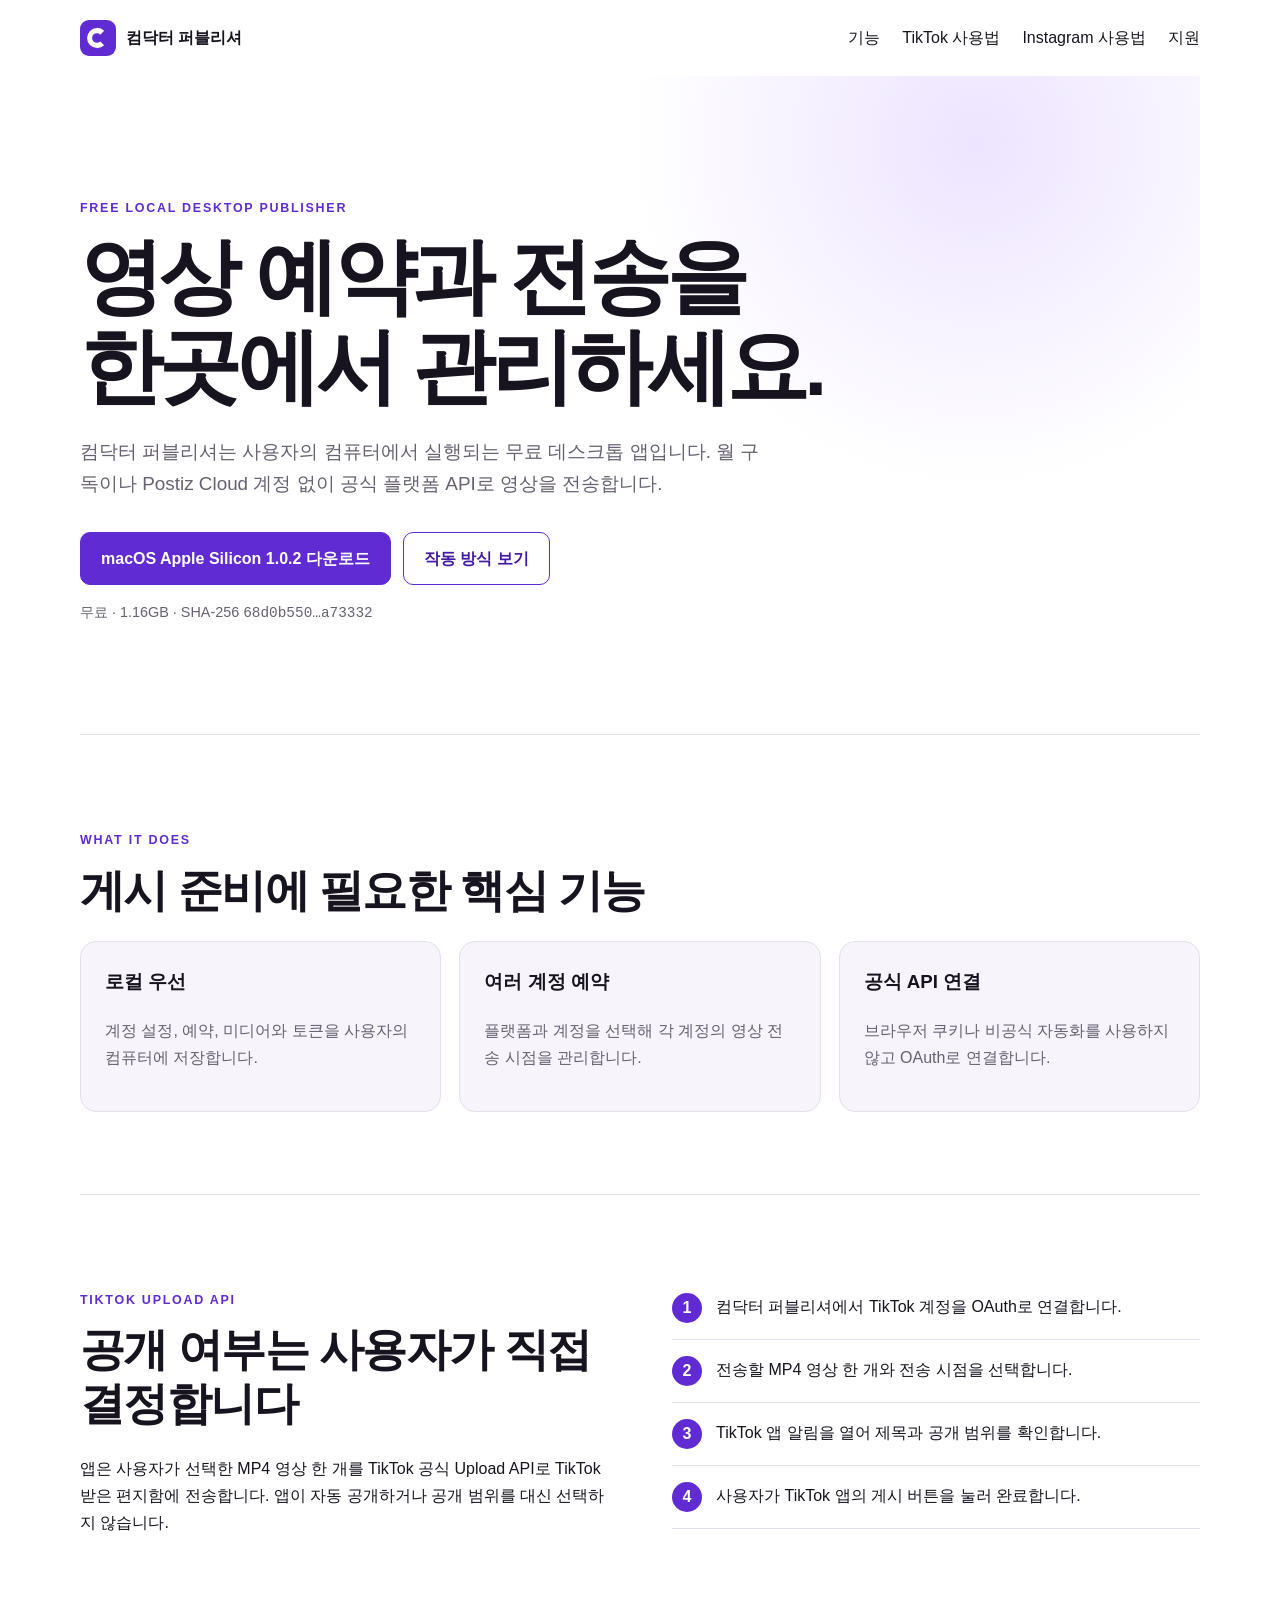
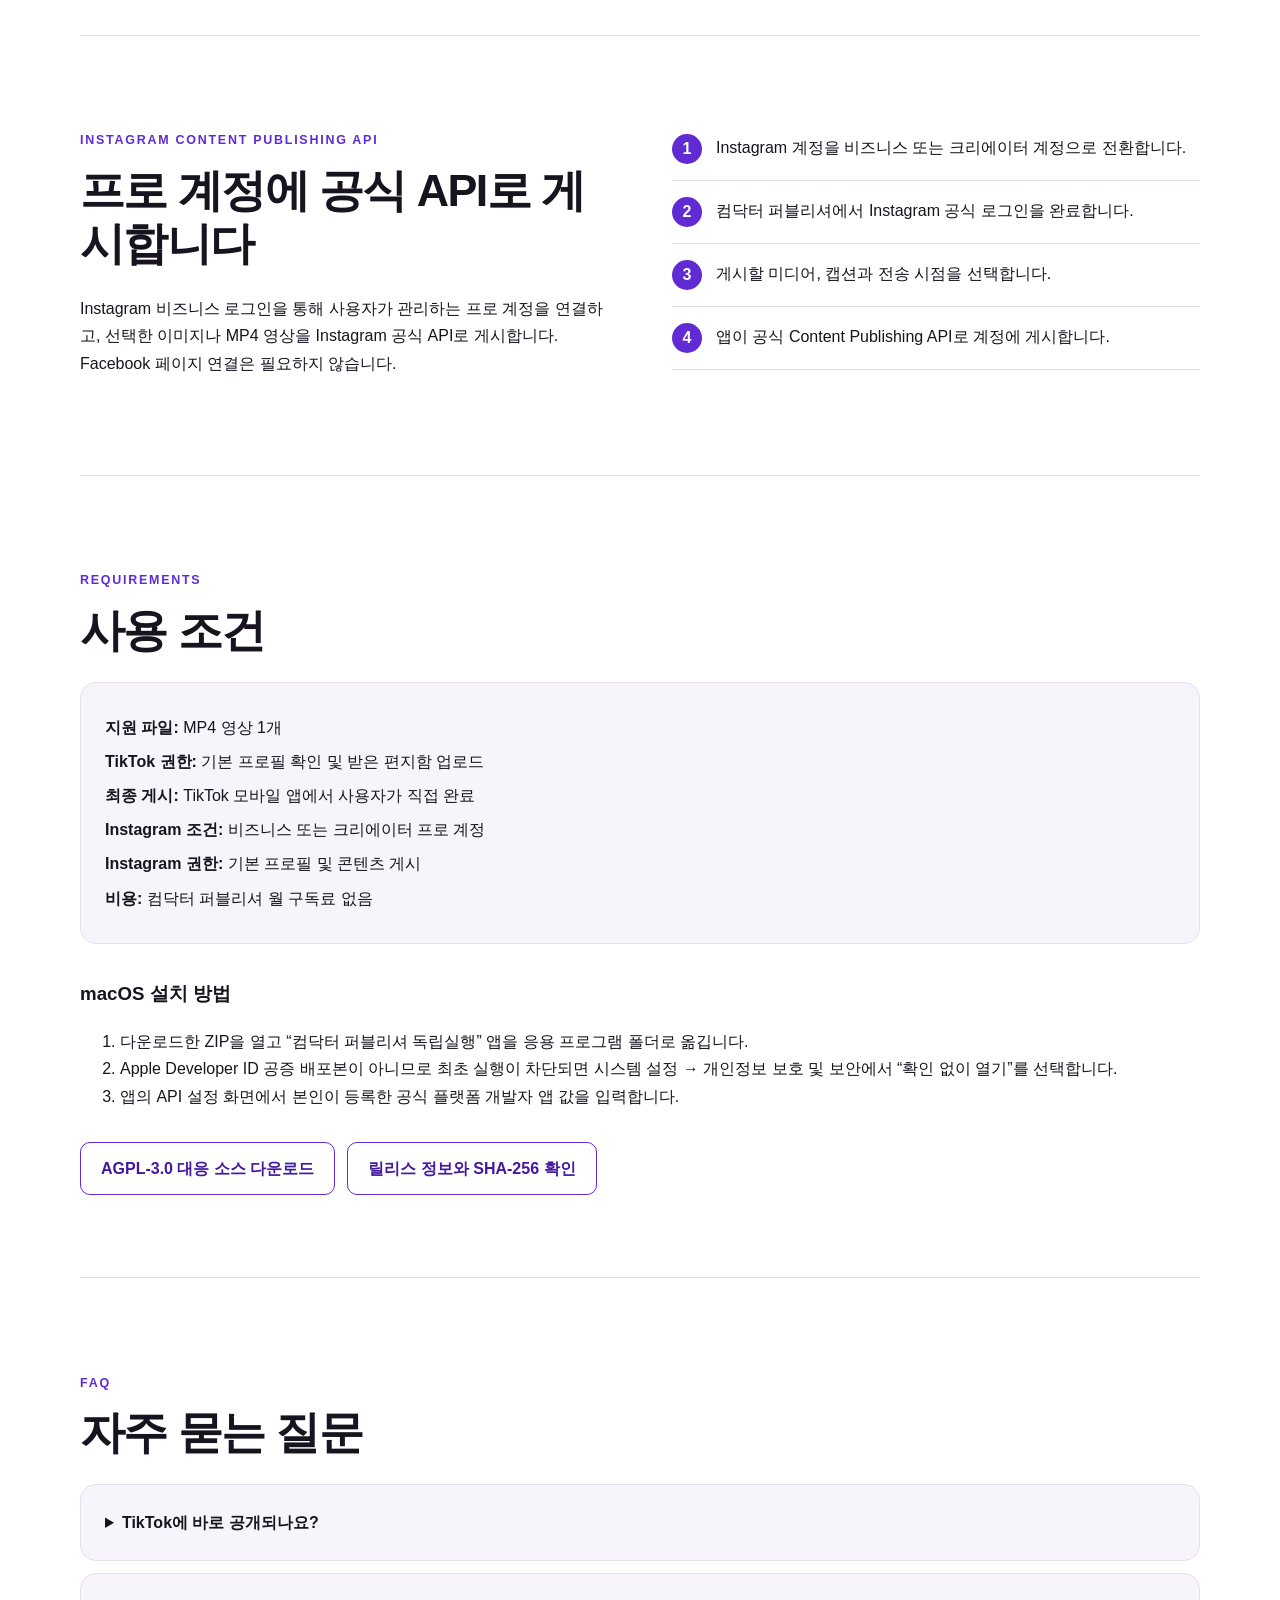
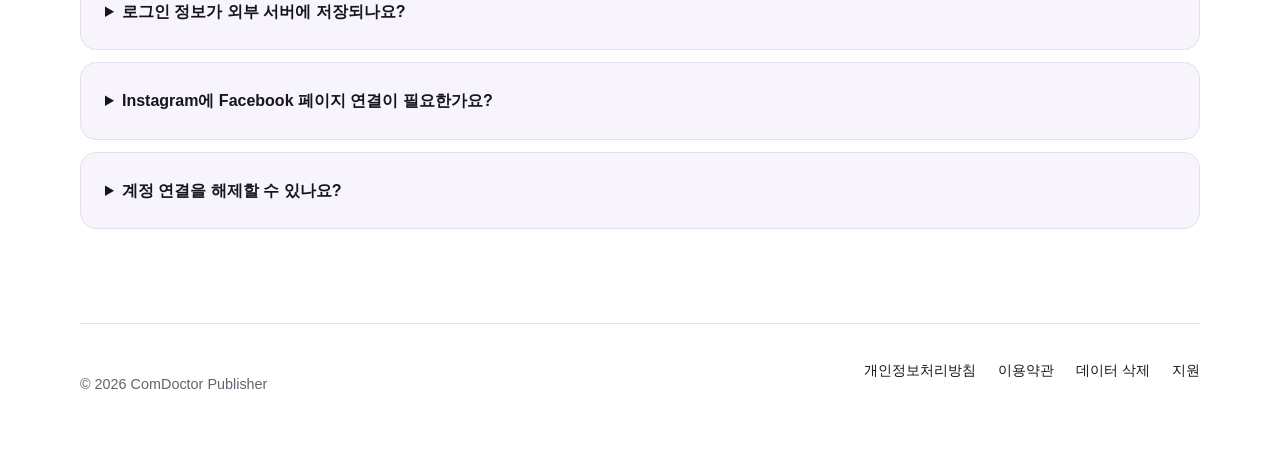
<file: index.html>
<!doctype html>
<html lang="ko">
  <head>
    <meta charset="utf-8" />
    <meta name="viewport" content="width=device-width, initial-scale=1" />
    <meta
      name="description"
      content="컴닥터 퍼블리셔는 소셜 미디어 영상을 예약하고 공식 API로 전송하는 무료 로컬 데스크톱 앱입니다."
    />
    <title>컴닥터 퍼블리셔 | ComDoctor Publisher</title>
    <link rel="icon" href="favicon.svg" />
    <link rel="stylesheet" href="styles.css" />
  </head>
  <body>
    <header class="site-header">
      <a class="brand" href="index.html" aria-label="컴닥터 퍼블리셔 홈">
        <img src="favicon.svg" alt="" width="36" height="36" />
        <span>컴닥터 퍼블리셔</span>
      </a>
      <nav aria-label="주요 메뉴">
        <a href="#features">기능</a>
        <a href="#tiktok">TikTok 사용법</a>
        <a href="#instagram">Instagram 사용법</a>
        <a href="support.html">지원</a>
      </nav>
    </header>

    <main>
      <section class="hero">
        <p class="eyebrow">FREE LOCAL DESKTOP PUBLISHER</p>
        <h1>영상 예약과 전송을<br />한곳에서 관리하세요.</h1>
        <p class="lead">
          컴닥터 퍼블리셔는 사용자의 컴퓨터에서 실행되는 무료 데스크톱
          앱입니다. 월 구독이나 Postiz Cloud 계정 없이 공식 플랫폼 API로
          영상을 전송합니다.
        </p>
        <div class="actions">
          <a
            class="button"
            href="https://github.com/comdoctor46628223-ui/comdoctor-publisher-site/releases/download/v1.0.2/ComDoctor-Publisher-macOS-Apple-Silicon-v1.0.2.zip"
          >macOS Apple Silicon 1.0.2 다운로드</a>
          <a class="button secondary" href="#how-it-works">작동 방식 보기</a>
        </div>
        <p class="download-meta">무료 · 1.16GB · SHA-256 <code>68d0b550…a73332</code></p>
      </section>

      <section id="features" aria-labelledby="features-title">
        <p class="eyebrow">WHAT IT DOES</p>
        <h2 id="features-title">게시 준비에 필요한 핵심 기능</h2>
        <div class="grid">
          <article class="card">
            <h3>로컬 우선</h3>
            <p>계정 설정, 예약, 미디어와 토큰을 사용자의 컴퓨터에 저장합니다.</p>
          </article>
          <article class="card">
            <h3>여러 계정 예약</h3>
            <p>플랫폼과 계정을 선택해 각 계정의 영상 전송 시점을 관리합니다.</p>
          </article>
          <article class="card">
            <h3>공식 API 연결</h3>
            <p>브라우저 쿠키나 비공식 자동화를 사용하지 않고 OAuth로 연결합니다.</p>
          </article>
        </div>
      </section>

      <section id="tiktok" class="split" aria-labelledby="tiktok-title">
        <div>
          <p class="eyebrow">TIKTOK UPLOAD API</p>
          <h2 id="tiktok-title">공개 여부는 사용자가 직접 결정합니다</h2>
          <p>
            앱은 사용자가 선택한 MP4 영상 한 개를 TikTok 공식 Upload API로
            TikTok 받은 편지함에 전송합니다. 앱이 자동 공개하거나 공개 범위를
            대신 선택하지 않습니다.
          </p>
        </div>
        <ol class="steps">
          <li><span>1</span>컴닥터 퍼블리셔에서 TikTok 계정을 OAuth로 연결합니다.</li>
          <li><span>2</span>전송할 MP4 영상 한 개와 전송 시점을 선택합니다.</li>
          <li><span>3</span>TikTok 앱 알림을 열어 제목과 공개 범위를 확인합니다.</li>
          <li><span>4</span>사용자가 TikTok 앱의 게시 버튼을 눌러 완료합니다.</li>
        </ol>
      </section>

      <section id="instagram" class="split" aria-labelledby="instagram-title">
        <div>
          <p class="eyebrow">INSTAGRAM CONTENT PUBLISHING API</p>
          <h2 id="instagram-title">프로 계정에 공식 API로 게시합니다</h2>
          <p>
            Instagram 비즈니스 로그인을 통해 사용자가 관리하는 프로 계정을
            연결하고, 선택한 이미지나 MP4 영상을 Instagram 공식 API로
            게시합니다. Facebook 페이지 연결은 필요하지 않습니다.
          </p>
        </div>
        <ol class="steps">
          <li><span>1</span>Instagram 계정을 비즈니스 또는 크리에이터 계정으로 전환합니다.</li>
          <li><span>2</span>컴닥터 퍼블리셔에서 Instagram 공식 로그인을 완료합니다.</li>
          <li><span>3</span>게시할 미디어, 캡션과 전송 시점을 선택합니다.</li>
          <li><span>4</span>앱이 공식 Content Publishing API로 계정에 게시합니다.</li>
        </ol>
      </section>

      <section id="how-it-works" aria-labelledby="requirements-title">
        <p class="eyebrow">REQUIREMENTS</p>
        <h2 id="requirements-title">사용 조건</h2>
        <div class="notice">
          <p><strong>지원 파일:</strong> MP4 영상 1개</p>
          <p><strong>TikTok 권한:</strong> 기본 프로필 확인 및 받은 편지함 업로드</p>
          <p><strong>최종 게시:</strong> TikTok 모바일 앱에서 사용자가 직접 완료</p>
          <p><strong>Instagram 조건:</strong> 비즈니스 또는 크리에이터 프로 계정</p>
          <p><strong>Instagram 권한:</strong> 기본 프로필 및 콘텐츠 게시</p>
          <p><strong>비용:</strong> 컴닥터 퍼블리셔 월 구독료 없음</p>
        </div>
        <h3 class="install-title">macOS 설치 방법</h3>
        <ol>
          <li>다운로드한 ZIP을 열고 “컴닥터 퍼블리셔 독립실행” 앱을 응용 프로그램 폴더로 옮깁니다.</li>
          <li>Apple Developer ID 공증 배포본이 아니므로 최초 실행이 차단되면 시스템 설정 → 개인정보 보호 및 보안에서 “확인 없이 열기”를 선택합니다.</li>
          <li>앱의 API 설정 화면에서 본인이 등록한 공식 플랫폼 개발자 앱 값을 입력합니다.</li>
        </ol>
        <div class="actions">
          <a class="button secondary" href="https://github.com/comdoctor46628223-ui/comdoctor-publisher-site/releases/download/v1.0.2/ComDoctor-Publisher-Source-v1.0.2.zip">AGPL-3.0 대응 소스 다운로드</a>
          <a class="button secondary" href="https://github.com/comdoctor46628223-ui/comdoctor-publisher-site/releases/tag/v1.0.2">릴리스 정보와 SHA-256 확인</a>
        </div>
      </section>

      <section class="faq" aria-labelledby="faq-title">
        <p class="eyebrow">FAQ</p>
        <h2 id="faq-title">자주 묻는 질문</h2>
        <details>
          <summary>TikTok에 바로 공개되나요?</summary>
          <p>아니요. 영상은 TikTok 받은 편지함으로 전송되며 사용자가 TikTok 앱에서 공개 범위를 선택하고 게시해야 합니다.</p>
        </details>
        <details>
          <summary>로그인 정보가 외부 서버에 저장되나요?</summary>
          <p>앱 운영자가 별도 클라우드 계정 서버를 제공하지 않습니다. 앱 설정과 OAuth 토큰은 사용자의 로컬 앱 데이터 폴더에 저장됩니다.</p>
        </details>
        <details>
          <summary>Instagram에 Facebook 페이지 연결이 필요한가요?</summary>
          <p>아니요. 컴닥터 퍼블리셔는 Instagram 비즈니스 로그인 방식을 사용하므로 프로 Instagram 계정으로 직접 연결합니다.</p>
        </details>
        <details>
          <summary>계정 연결을 해제할 수 있나요?</summary>
          <p>앱에서 연결을 삭제하고 TikTok 또는 Instagram 계정 설정에서 앱 권한을 철회할 수 있습니다. 자세한 내용은 데이터 삭제 안내를 확인하세요.</p>
        </details>
      </section>
    </main>

    <footer>
      <p>© 2026 ComDoctor Publisher</p>
      <nav aria-label="정책 메뉴">
        <a href="privacy.html">개인정보처리방침</a>
        <a href="terms.html">이용약관</a>
        <a href="data-deletion.html">데이터 삭제</a>
        <a href="support.html">지원</a>
      </nav>
    </footer>
  </body>
</html>
</file>
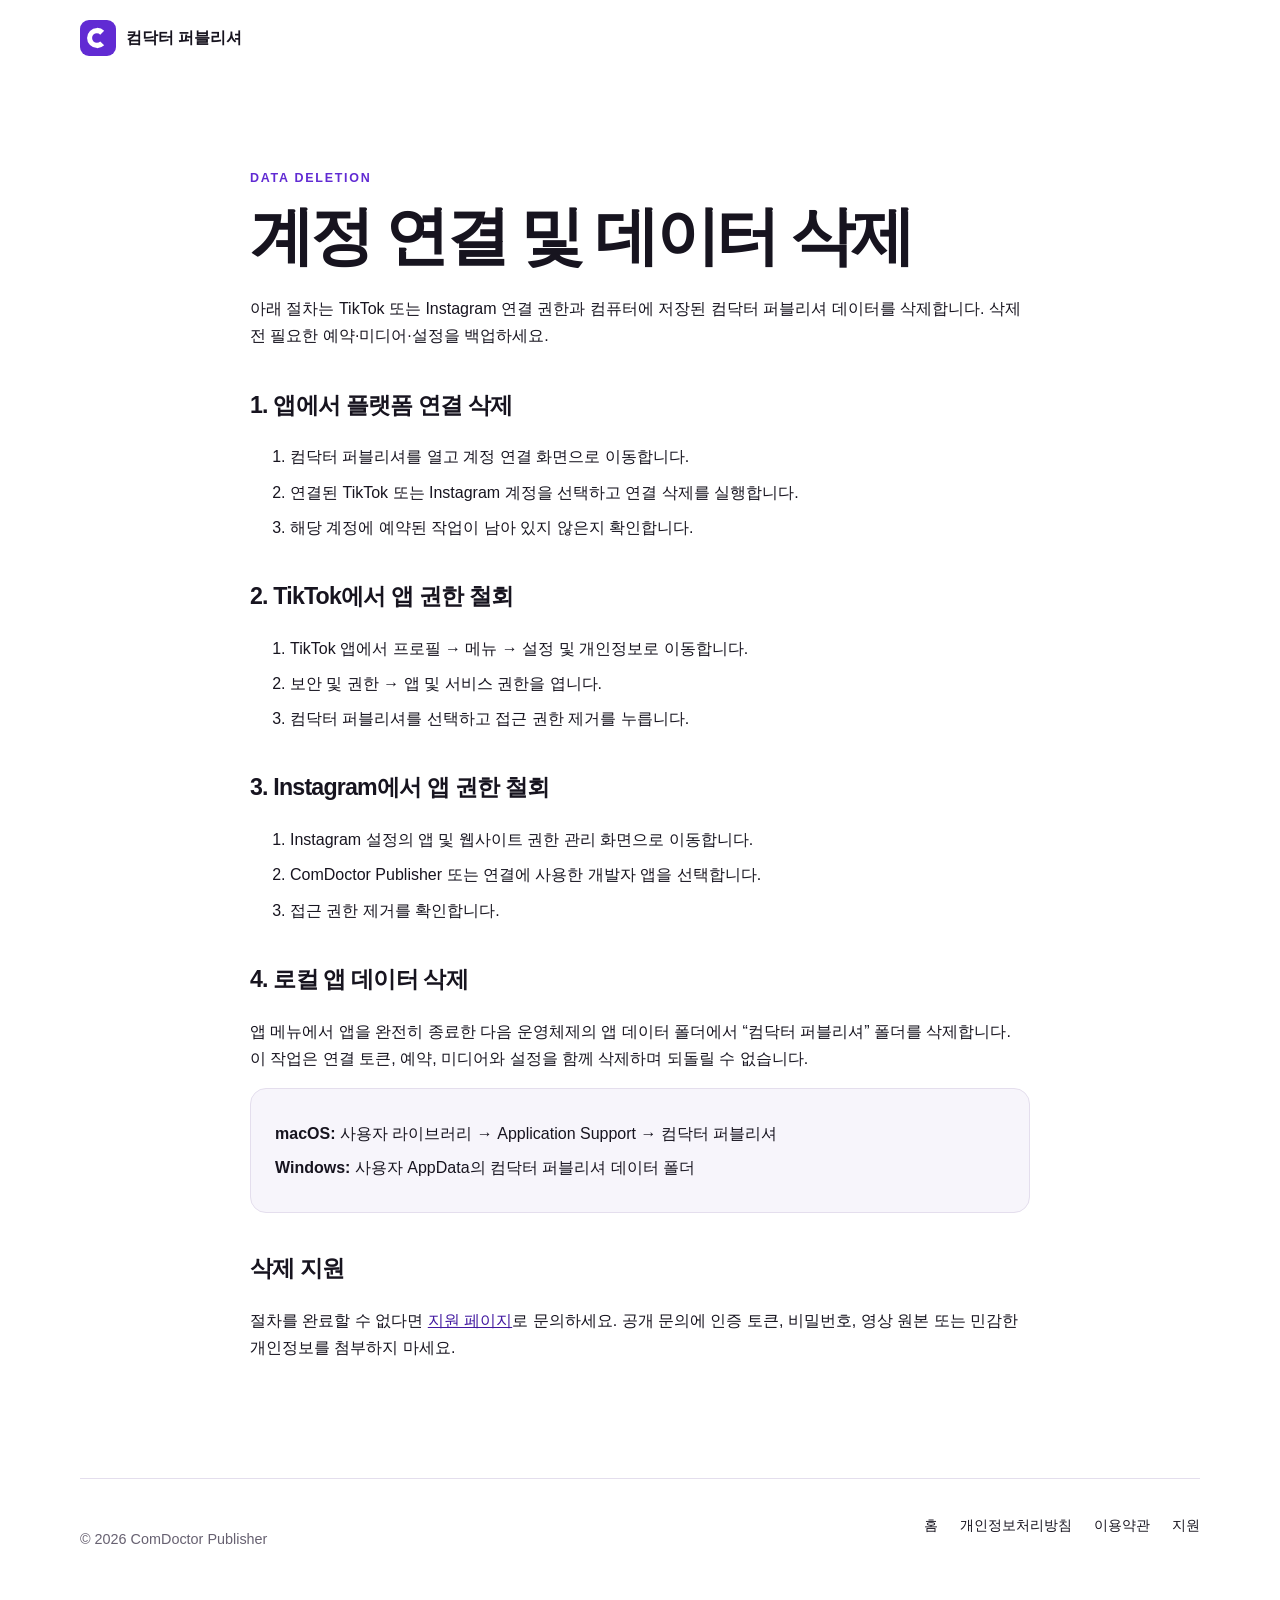
<file: data-deletion.html>
<!doctype html>
<html lang="ko">
  <head>
    <meta charset="utf-8" />
    <meta name="viewport" content="width=device-width, initial-scale=1" />
    <title>데이터 삭제 | 컴닥터 퍼블리셔</title>
    <link rel="icon" href="favicon.svg" />
    <link rel="stylesheet" href="styles.css" />
  </head>
  <body>
    <header class="site-header"><a class="brand" href="index.html"><img src="favicon.svg" alt="" width="36" height="36" /><span>컴닥터 퍼블리셔</span></a></header>
    <main class="document">
      <p class="eyebrow">DATA DELETION</p>
      <h1>계정 연결 및 데이터 삭제</h1>
      <p>아래 절차는 TikTok 또는 Instagram 연결 권한과 컴퓨터에 저장된 컴닥터 퍼블리셔 데이터를 삭제합니다. 삭제 전 필요한 예약·미디어·설정을 백업하세요.</p>

      <h2>1. 앱에서 플랫폼 연결 삭제</h2>
      <ol>
        <li>컴닥터 퍼블리셔를 열고 계정 연결 화면으로 이동합니다.</li>
        <li>연결된 TikTok 또는 Instagram 계정을 선택하고 연결 삭제를 실행합니다.</li>
        <li>해당 계정에 예약된 작업이 남아 있지 않은지 확인합니다.</li>
      </ol>

      <h2>2. TikTok에서 앱 권한 철회</h2>
      <ol>
        <li>TikTok 앱에서 프로필 → 메뉴 → 설정 및 개인정보로 이동합니다.</li>
        <li>보안 및 권한 → 앱 및 서비스 권한을 엽니다.</li>
        <li>컴닥터 퍼블리셔를 선택하고 접근 권한 제거를 누릅니다.</li>
      </ol>

      <h2>3. Instagram에서 앱 권한 철회</h2>
      <ol>
        <li>Instagram 설정의 앱 및 웹사이트 권한 관리 화면으로 이동합니다.</li>
        <li>ComDoctor Publisher 또는 연결에 사용한 개발자 앱을 선택합니다.</li>
        <li>접근 권한 제거를 확인합니다.</li>
      </ol>

      <h2>4. 로컬 앱 데이터 삭제</h2>
      <p>앱 메뉴에서 앱을 완전히 종료한 다음 운영체제의 앱 데이터 폴더에서 “컴닥터 퍼블리셔” 폴더를 삭제합니다. 이 작업은 연결 토큰, 예약, 미디어와 설정을 함께 삭제하며 되돌릴 수 없습니다.</p>
      <div class="notice">
        <p><strong>macOS:</strong> 사용자 라이브러리 → Application Support → 컴닥터 퍼블리셔</p>
        <p><strong>Windows:</strong> 사용자 AppData의 컴닥터 퍼블리셔 데이터 폴더</p>
      </div>

      <h2>삭제 지원</h2>
      <p>절차를 완료할 수 없다면 <a href="support.html">지원 페이지</a>로 문의하세요. 공개 문의에 인증 토큰, 비밀번호, 영상 원본 또는 민감한 개인정보를 첨부하지 마세요.</p>
    </main>
    <footer><p>© 2026 ComDoctor Publisher</p><nav><a href="index.html">홈</a><a href="privacy.html">개인정보처리방침</a><a href="terms.html">이용약관</a><a href="support.html">지원</a></nav></footer>
  </body>
</html>
</file>
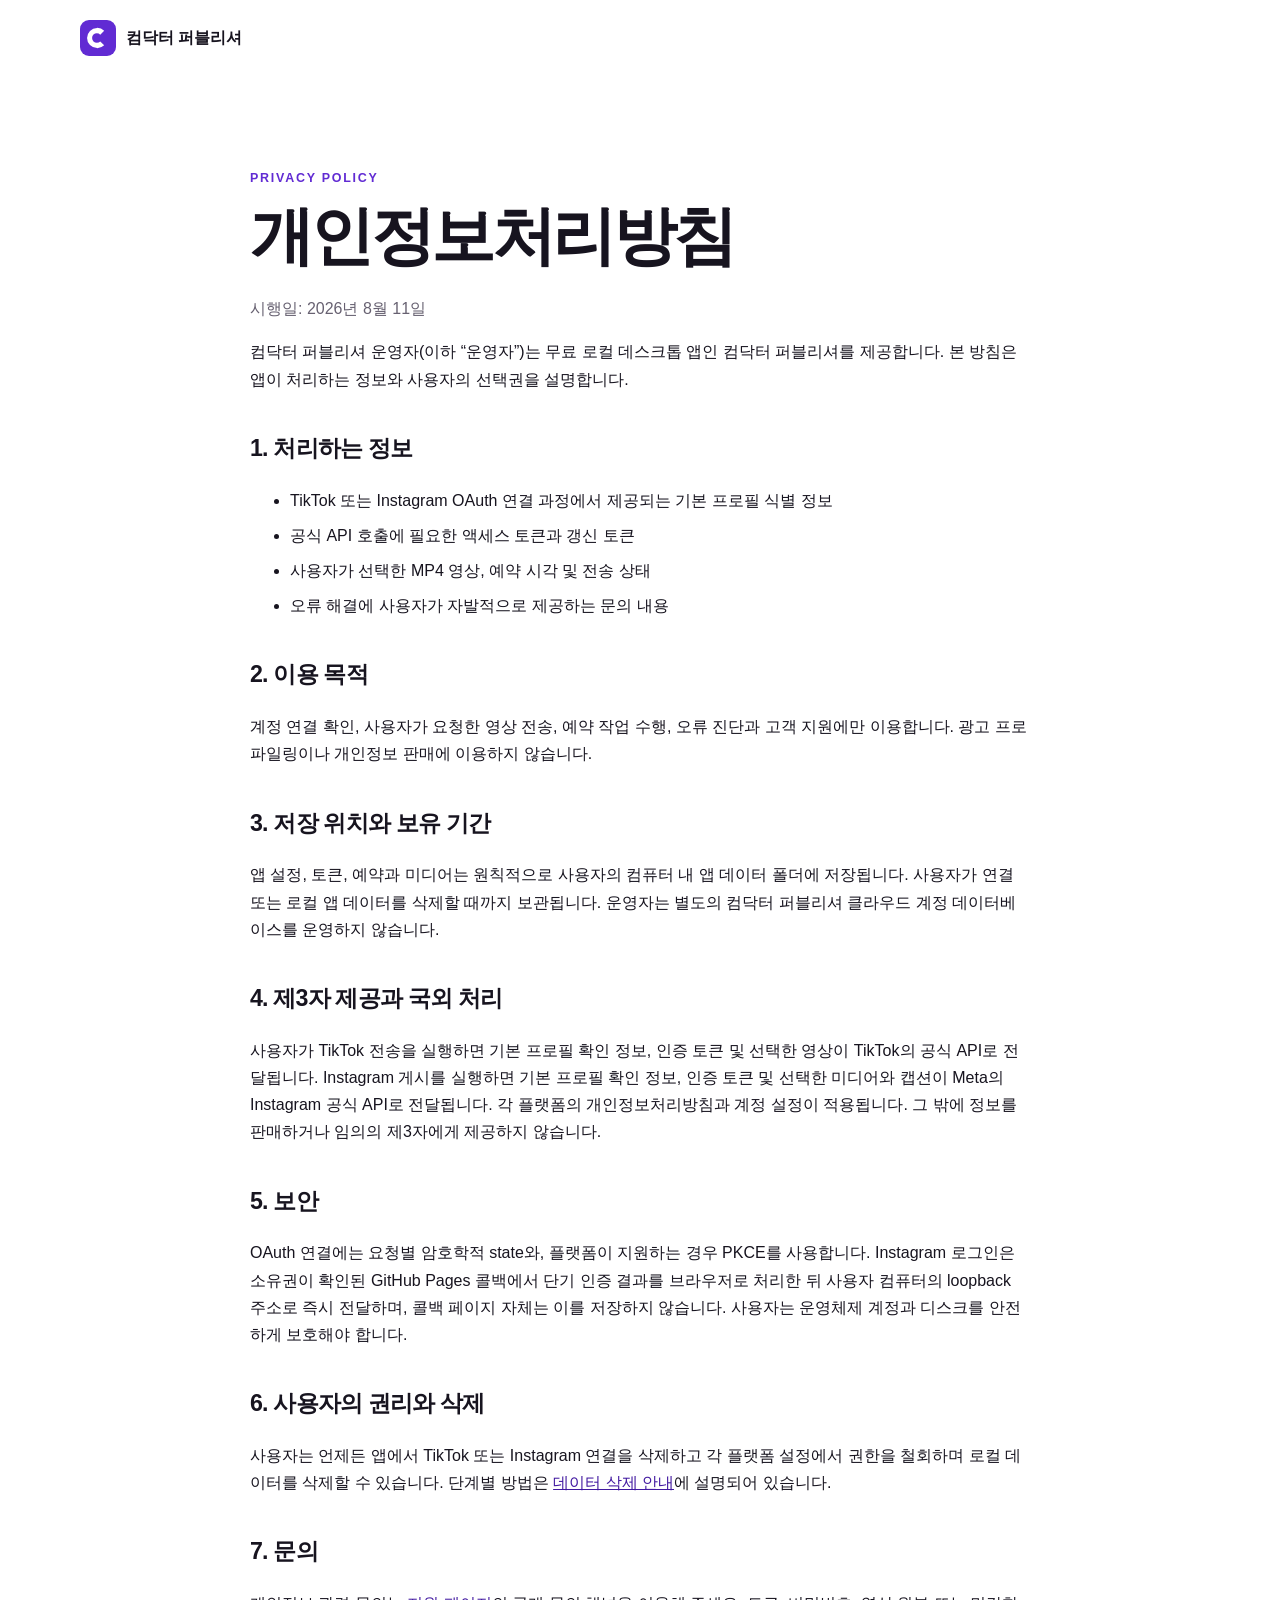
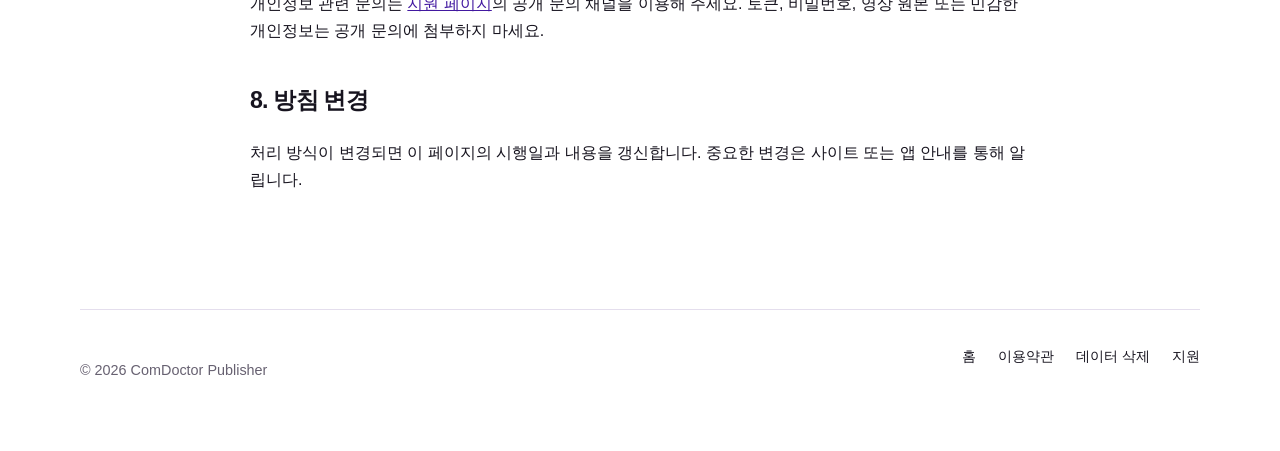
<file: privacy.html>
<!doctype html>
<html lang="ko">
  <head>
    <meta charset="utf-8" />
    <meta name="viewport" content="width=device-width, initial-scale=1" />
    <title>개인정보처리방침 | 컴닥터 퍼블리셔</title>
    <link rel="icon" href="favicon.svg" />
    <link rel="stylesheet" href="styles.css" />
  </head>
  <body>
    <header class="site-header"><a class="brand" href="index.html"><img src="favicon.svg" alt="" width="36" height="36" /><span>컴닥터 퍼블리셔</span></a></header>
    <main class="document">
      <p class="eyebrow">PRIVACY POLICY</p>
      <h1>개인정보처리방침</h1>
      <p class="updated">시행일: 2026년 8월 11일</p>
      <p>컴닥터 퍼블리셔 운영자(이하 “운영자”)는 무료 로컬 데스크톱 앱인 컴닥터 퍼블리셔를 제공합니다. 본 방침은 앱이 처리하는 정보와 사용자의 선택권을 설명합니다.</p>

      <h2>1. 처리하는 정보</h2>
      <ul>
        <li>TikTok 또는 Instagram OAuth 연결 과정에서 제공되는 기본 프로필 식별 정보</li>
        <li>공식 API 호출에 필요한 액세스 토큰과 갱신 토큰</li>
        <li>사용자가 선택한 MP4 영상, 예약 시각 및 전송 상태</li>
        <li>오류 해결에 사용자가 자발적으로 제공하는 문의 내용</li>
      </ul>

      <h2>2. 이용 목적</h2>
      <p>계정 연결 확인, 사용자가 요청한 영상 전송, 예약 작업 수행, 오류 진단과 고객 지원에만 이용합니다. 광고 프로파일링이나 개인정보 판매에 이용하지 않습니다.</p>

      <h2>3. 저장 위치와 보유 기간</h2>
      <p>앱 설정, 토큰, 예약과 미디어는 원칙적으로 사용자의 컴퓨터 내 앱 데이터 폴더에 저장됩니다. 사용자가 연결 또는 로컬 앱 데이터를 삭제할 때까지 보관됩니다. 운영자는 별도의 컴닥터 퍼블리셔 클라우드 계정 데이터베이스를 운영하지 않습니다.</p>

      <h2>4. 제3자 제공과 국외 처리</h2>
      <p>사용자가 TikTok 전송을 실행하면 기본 프로필 확인 정보, 인증 토큰 및 선택한 영상이 TikTok의 공식 API로 전달됩니다. Instagram 게시를 실행하면 기본 프로필 확인 정보, 인증 토큰 및 선택한 미디어와 캡션이 Meta의 Instagram 공식 API로 전달됩니다. 각 플랫폼의 개인정보처리방침과 계정 설정이 적용됩니다. 그 밖에 정보를 판매하거나 임의의 제3자에게 제공하지 않습니다.</p>

      <h2>5. 보안</h2>
      <p>OAuth 연결에는 요청별 암호학적 state와, 플랫폼이 지원하는 경우 PKCE를 사용합니다. Instagram 로그인은 소유권이 확인된 GitHub Pages 콜백에서 단기 인증 결과를 브라우저로 처리한 뒤 사용자 컴퓨터의 loopback 주소로 즉시 전달하며, 콜백 페이지 자체는 이를 저장하지 않습니다. 사용자는 운영체제 계정과 디스크를 안전하게 보호해야 합니다.</p>

      <h2>6. 사용자의 권리와 삭제</h2>
      <p>사용자는 언제든 앱에서 TikTok 또는 Instagram 연결을 삭제하고 각 플랫폼 설정에서 권한을 철회하며 로컬 데이터를 삭제할 수 있습니다. 단계별 방법은 <a href="data-deletion.html">데이터 삭제 안내</a>에 설명되어 있습니다.</p>

      <h2>7. 문의</h2>
      <p>개인정보 관련 문의는 <a href="support.html">지원 페이지</a>의 공개 문의 채널을 이용해 주세요. 토큰, 비밀번호, 영상 원본 또는 민감한 개인정보는 공개 문의에 첨부하지 마세요.</p>

      <h2>8. 방침 변경</h2>
      <p>처리 방식이 변경되면 이 페이지의 시행일과 내용을 갱신합니다. 중요한 변경은 사이트 또는 앱 안내를 통해 알립니다.</p>
    </main>
    <footer><p>© 2026 ComDoctor Publisher</p><nav><a href="index.html">홈</a><a href="terms.html">이용약관</a><a href="data-deletion.html">데이터 삭제</a><a href="support.html">지원</a></nav></footer>
  </body>
</html>
</file>
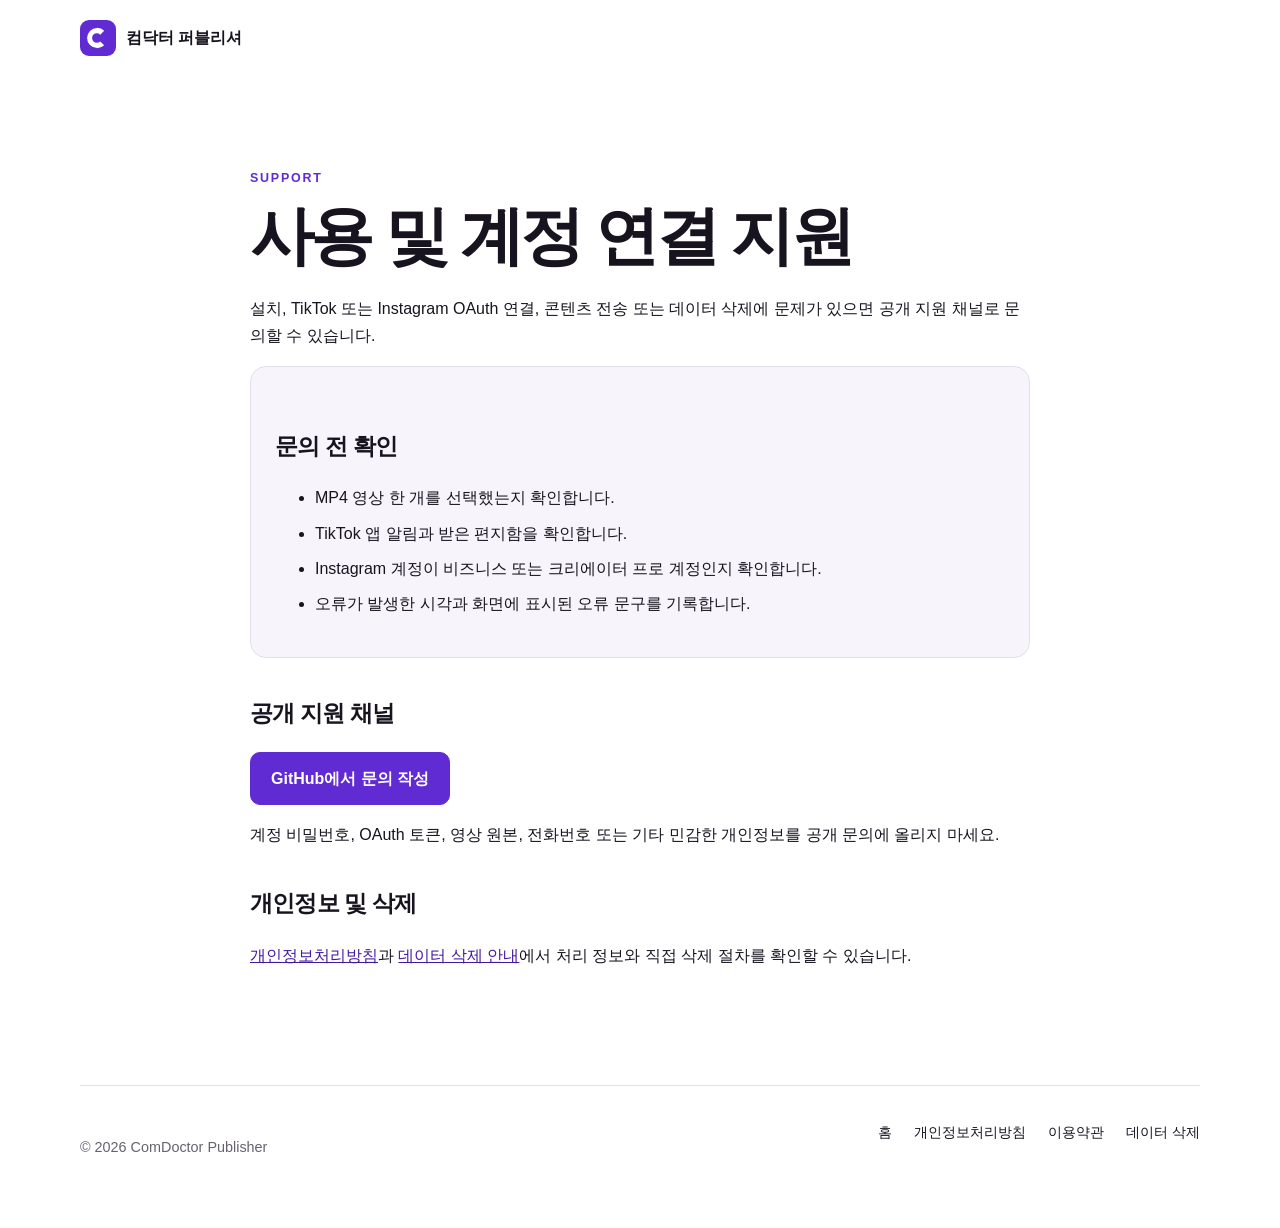
<file: support.html>
<!doctype html>
<html lang="ko">
  <head>
    <meta charset="utf-8" />
    <meta name="viewport" content="width=device-width, initial-scale=1" />
    <title>지원 | 컴닥터 퍼블리셔</title>
    <link rel="icon" href="favicon.svg" />
    <link rel="stylesheet" href="styles.css" />
  </head>
  <body>
    <header class="site-header"><a class="brand" href="index.html"><img src="favicon.svg" alt="" width="36" height="36" /><span>컴닥터 퍼블리셔</span></a></header>
    <main class="document">
      <p class="eyebrow">SUPPORT</p>
      <h1>사용 및 계정 연결 지원</h1>
      <p>설치, TikTok 또는 Instagram OAuth 연결, 콘텐츠 전송 또는 데이터 삭제에 문제가 있으면 공개 지원 채널로 문의할 수 있습니다.</p>

      <div class="notice">
        <h2>문의 전 확인</h2>
        <ul>
          <li>MP4 영상 한 개를 선택했는지 확인합니다.</li>
          <li>TikTok 앱 알림과 받은 편지함을 확인합니다.</li>
          <li>Instagram 계정이 비즈니스 또는 크리에이터 프로 계정인지 확인합니다.</li>
          <li>오류가 발생한 시각과 화면에 표시된 오류 문구를 기록합니다.</li>
        </ul>
      </div>

      <h2>공개 지원 채널</h2>
      <p><a class="button" href="https://github.com/comdoctor46628223-ui/comdoctor-publisher-site/issues/new">GitHub에서 문의 작성</a></p>
      <p>계정 비밀번호, OAuth 토큰, 영상 원본, 전화번호 또는 기타 민감한 개인정보를 공개 문의에 올리지 마세요.</p>

      <h2>개인정보 및 삭제</h2>
      <p><a href="privacy.html">개인정보처리방침</a>과 <a href="data-deletion.html">데이터 삭제 안내</a>에서 처리 정보와 직접 삭제 절차를 확인할 수 있습니다.</p>
    </main>
    <footer><p>© 2026 ComDoctor Publisher</p><nav><a href="index.html">홈</a><a href="privacy.html">개인정보처리방침</a><a href="terms.html">이용약관</a><a href="data-deletion.html">데이터 삭제</a></nav></footer>
  </body>
</html>
</file>
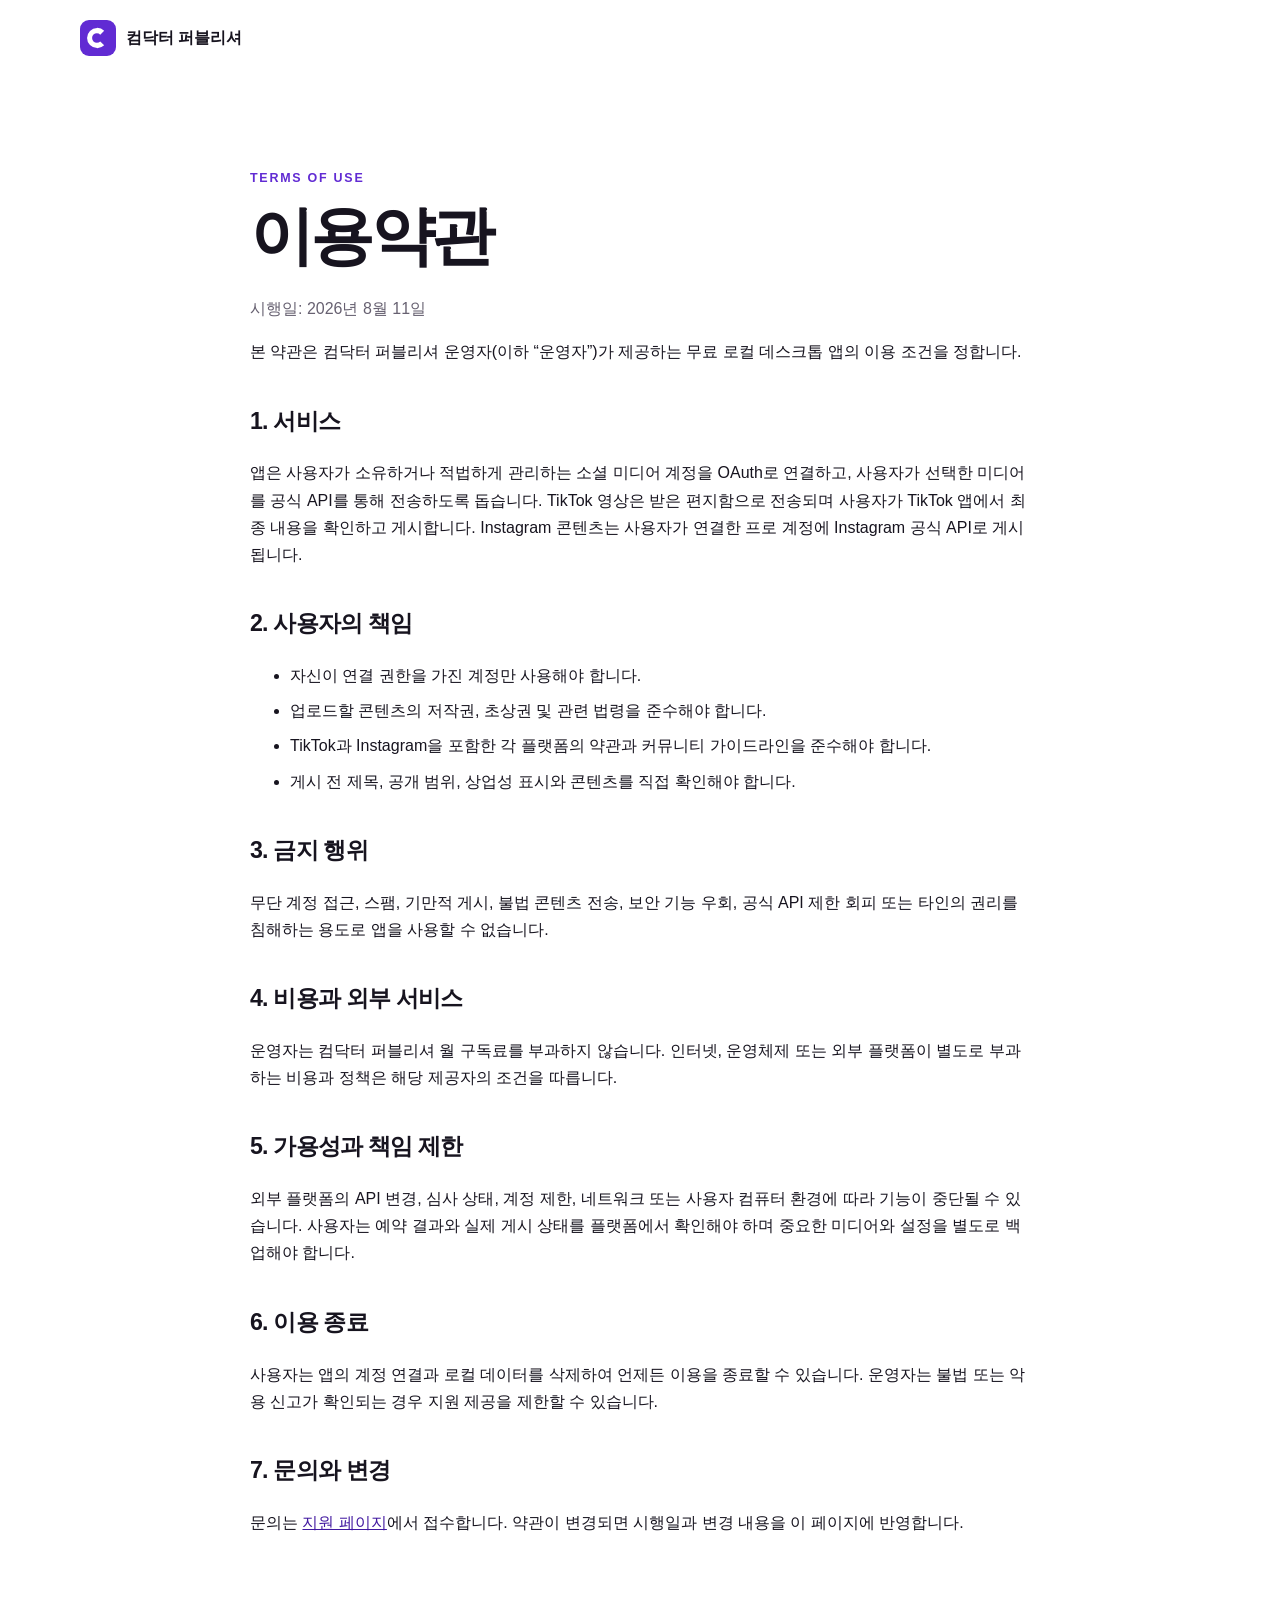
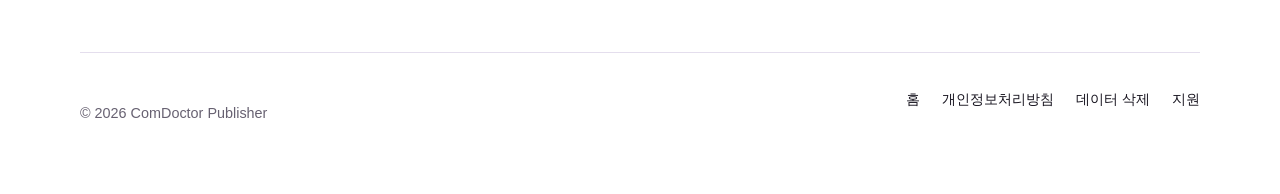
<file: terms.html>
<!doctype html>
<html lang="ko">
  <head>
    <meta charset="utf-8" />
    <meta name="viewport" content="width=device-width, initial-scale=1" />
    <title>이용약관 | 컴닥터 퍼블리셔</title>
    <link rel="icon" href="favicon.svg" />
    <link rel="stylesheet" href="styles.css" />
  </head>
  <body>
    <header class="site-header"><a class="brand" href="index.html"><img src="favicon.svg" alt="" width="36" height="36" /><span>컴닥터 퍼블리셔</span></a></header>
    <main class="document">
      <p class="eyebrow">TERMS OF USE</p>
      <h1>이용약관</h1>
      <p class="updated">시행일: 2026년 8월 11일</p>
      <p>본 약관은 컴닥터 퍼블리셔 운영자(이하 “운영자”)가 제공하는 무료 로컬 데스크톱 앱의 이용 조건을 정합니다.</p>

      <h2>1. 서비스</h2>
      <p>앱은 사용자가 소유하거나 적법하게 관리하는 소셜 미디어 계정을 OAuth로 연결하고, 사용자가 선택한 미디어를 공식 API를 통해 전송하도록 돕습니다. TikTok 영상은 받은 편지함으로 전송되며 사용자가 TikTok 앱에서 최종 내용을 확인하고 게시합니다. Instagram 콘텐츠는 사용자가 연결한 프로 계정에 Instagram 공식 API로 게시됩니다.</p>

      <h2>2. 사용자의 책임</h2>
      <ul>
        <li>자신이 연결 권한을 가진 계정만 사용해야 합니다.</li>
        <li>업로드할 콘텐츠의 저작권, 초상권 및 관련 법령을 준수해야 합니다.</li>
        <li>TikTok과 Instagram을 포함한 각 플랫폼의 약관과 커뮤니티 가이드라인을 준수해야 합니다.</li>
        <li>게시 전 제목, 공개 범위, 상업성 표시와 콘텐츠를 직접 확인해야 합니다.</li>
      </ul>

      <h2>3. 금지 행위</h2>
      <p>무단 계정 접근, 스팸, 기만적 게시, 불법 콘텐츠 전송, 보안 기능 우회, 공식 API 제한 회피 또는 타인의 권리를 침해하는 용도로 앱을 사용할 수 없습니다.</p>

      <h2>4. 비용과 외부 서비스</h2>
      <p>운영자는 컴닥터 퍼블리셔 월 구독료를 부과하지 않습니다. 인터넷, 운영체제 또는 외부 플랫폼이 별도로 부과하는 비용과 정책은 해당 제공자의 조건을 따릅니다.</p>

      <h2>5. 가용성과 책임 제한</h2>
      <p>외부 플랫폼의 API 변경, 심사 상태, 계정 제한, 네트워크 또는 사용자 컴퓨터 환경에 따라 기능이 중단될 수 있습니다. 사용자는 예약 결과와 실제 게시 상태를 플랫폼에서 확인해야 하며 중요한 미디어와 설정을 별도로 백업해야 합니다.</p>

      <h2>6. 이용 종료</h2>
      <p>사용자는 앱의 계정 연결과 로컬 데이터를 삭제하여 언제든 이용을 종료할 수 있습니다. 운영자는 불법 또는 악용 신고가 확인되는 경우 지원 제공을 제한할 수 있습니다.</p>

      <h2>7. 문의와 변경</h2>
      <p>문의는 <a href="support.html">지원 페이지</a>에서 접수합니다. 약관이 변경되면 시행일과 변경 내용을 이 페이지에 반영합니다.</p>
    </main>
    <footer><p>© 2026 ComDoctor Publisher</p><nav><a href="index.html">홈</a><a href="privacy.html">개인정보처리방침</a><a href="data-deletion.html">데이터 삭제</a><a href="support.html">지원</a></nav></footer>
  </body>
</html>
</file>
<file: styles.css>
:root {
  color-scheme: light;
  --ink: #17141f;
  --muted: #676171;
  --brand: #612bd3;
  --brand-dark: #4219a0;
  --surface: #f7f5fb;
  --line: #e4deed;
  --white: #fff;
}

* { box-sizing: border-box; }
html { scroll-behavior: smooth; }
body {
  margin: 0;
  color: var(--ink);
  background: var(--white);
  font-family: -apple-system, BlinkMacSystemFont, "Segoe UI", sans-serif;
  line-height: 1.7;
}
a { color: var(--brand-dark); }
.site-header, main, footer { width: min(1120px, calc(100% - 40px)); margin-inline: auto; }
.site-header {
  min-height: 76px;
  display: flex;
  align-items: center;
  justify-content: space-between;
  gap: 24px;
}
.site-header nav, footer nav { display: flex; flex-wrap: wrap; gap: 22px; }
.site-header nav a, footer nav a { color: var(--ink); text-decoration: none; }
.brand { display: flex; align-items: center; gap: 10px; color: var(--ink); font-weight: 800; text-decoration: none; }
.hero { padding: 110px 0 95px; background: radial-gradient(circle at 80% 10%, #ede4ff 0, transparent 32%); }
.eyebrow { color: var(--brand); font-size: .78rem; font-weight: 800; letter-spacing: .14em; }
h1 { margin: 10px 0 24px; font-size: clamp(2.5rem, 7vw, 5.2rem); line-height: 1.08; letter-spacing: -.055em; }
h2 { margin: 8px 0 24px; font-size: clamp(1.8rem, 4vw, 2.8rem); line-height: 1.2; letter-spacing: -.035em; }
h3 { margin-top: 0; }
.lead { max-width: 690px; color: var(--muted); font-size: 1.18rem; }
.actions { display: flex; flex-wrap: wrap; gap: 12px; margin-top: 32px; }
.download-meta { color: var(--muted); font-size: .9rem; }
.download-meta code { font-family: ui-monospace, SFMono-Regular, Menlo, monospace; }
.button { display: inline-block; padding: 12px 20px; border: 1px solid var(--brand); border-radius: 10px; background: var(--brand); color: white; font-weight: 700; text-decoration: none; }
.button.secondary { background: white; color: var(--brand-dark); }
main > section:not(.hero) { padding: 82px 0; border-top: 1px solid var(--line); }
.grid { display: grid; grid-template-columns: repeat(3, 1fr); gap: 18px; }
.card, .notice, details { padding: 24px; border: 1px solid var(--line); border-radius: 16px; background: var(--surface); }
.card p, .updated { color: var(--muted); }
.split { display: grid; grid-template-columns: 1fr 1fr; gap: 64px; }
.steps { margin: 0; padding: 0; list-style: none; }
.steps li { display: flex; align-items: flex-start; gap: 14px; padding: 16px 0; border-bottom: 1px solid var(--line); }
.steps span { min-width: 30px; height: 30px; border-radius: 50%; background: var(--brand); color: white; text-align: center; font-weight: 800; line-height: 30px; }
.notice p { margin: 7px 0; }
.install-title { margin-top: 34px; }
details { margin-bottom: 12px; }
summary { cursor: pointer; font-weight: 750; }
.document { max-width: 780px; padding: 80px 0 100px; }
.document h1 { font-size: clamp(2.4rem, 6vw, 4rem); }
.document h2 { margin-top: 42px; font-size: 1.45rem; }
.document li { margin-bottom: 8px; }
footer { display: flex; justify-content: space-between; gap: 24px; padding: 34px 0 54px; border-top: 1px solid var(--line); color: var(--muted); font-size: .9rem; }

@media (max-width: 720px) {
  .site-header { align-items: flex-start; flex-direction: column; padding: 18px 0; }
  .hero { padding: 75px 0; }
  .grid, .split { grid-template-columns: 1fr; }
  .split { gap: 30px; }
  footer { flex-direction: column; }
}
</file>
